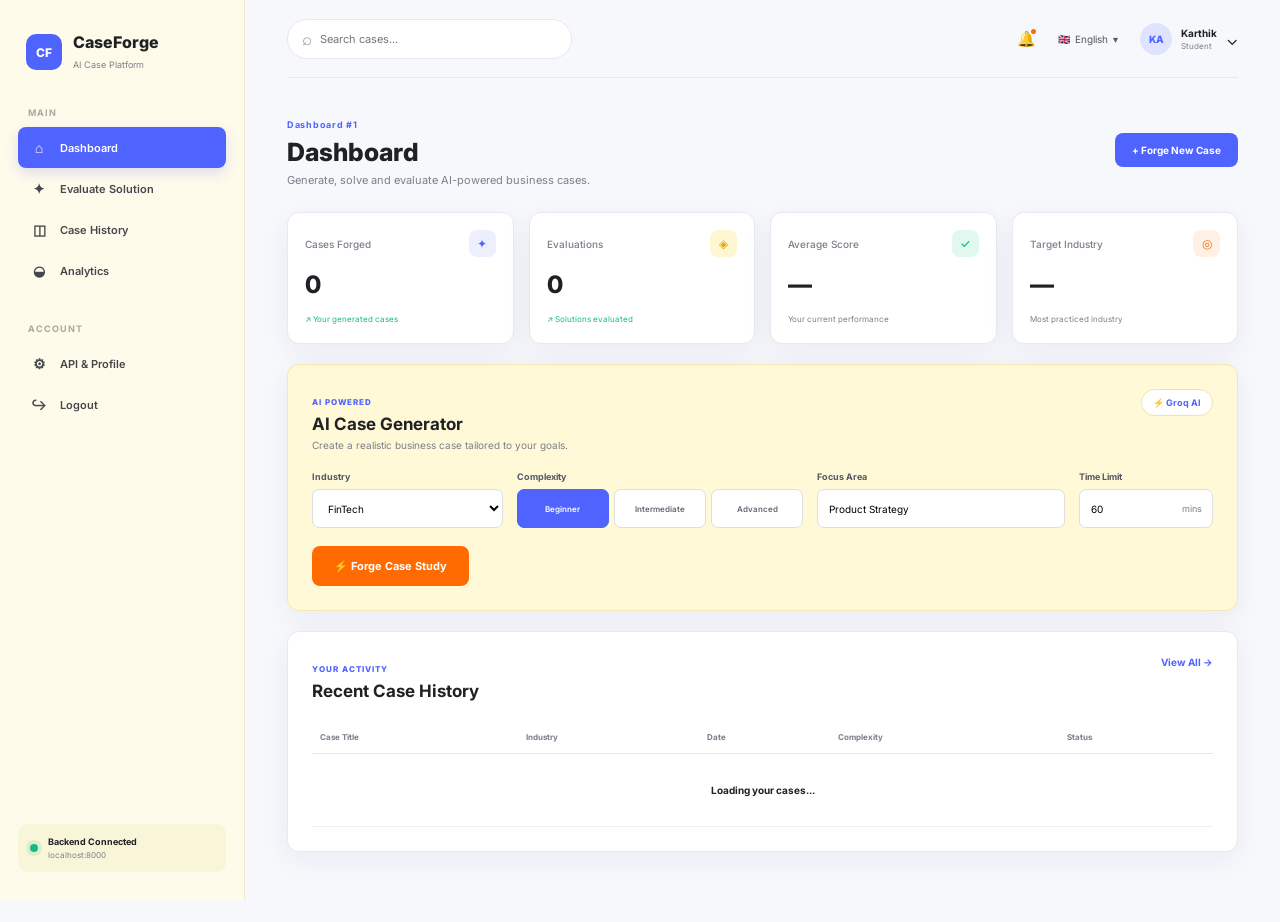
<file: caseforge_ui/index.html>
<!DOCTYPE html>
<html lang="en">
<head>
    <meta charset="UTF-8">
    <meta name="viewport" content="width=device-width, initial-scale=1.0">

    <title>CaseForge — AI Case Study Generator</title>

    <link rel="stylesheet" href="style.css">

    <link rel="preconnect" href="https://fonts.googleapis.com">
    <link rel="preconnect" href="https://fonts.gstatic.com" crossorigin>
    <link
        href="https://fonts.googleapis.com/css2?family=Inter:wght@400;500;600;700;800&display=swap"
        rel="stylesheet"
    >
</head>

<body>

<div class="app">

    <!-- ================= SIDEBAR ================= -->

    <aside class="sidebar">

        <div class="brand">
            <div class="brand-mark">CF</div>
            <div>
                <h2>CaseForge</h2>
                <span>AI Case Platform</span>
            </div>
        </div>

        <nav class="sidebar-nav">

            <p class="nav-label">MAIN</p>

            <button class="nav-item active" data-page="dashboard">
                <span class="nav-icon">⌂</span>
                <span>Dashboard</span>
            </button>

            <button class="nav-item" data-page="evaluate">
                <span class="nav-icon">✦</span>
                <span>Evaluate Solution</span>
            </button>

            <button class="nav-item" data-page="history">
                <span class="nav-icon">◫</span>
                <span>Case History</span>
            </button>

            <button class="nav-item" data-page="analytics">
                <span class="nav-icon">◒</span>
                <span>Analytics</span>
            </button>

            <p class="nav-label secondary-label">ACCOUNT</p>

            <button class="nav-item">
                <span class="nav-icon">⚙</span>
                <span>API & Profile</span>
            </button>

            <button class="nav-item" id="logoutBtn">
                <span class="nav-icon">↪</span>
                <span>Logout</span>
            </button>

        </nav>

        <div class="sidebar-footer">
            <div class="status-dot"></div>
            <div>
                <strong>Backend Connected</strong>
                <small>localhost:8000</small>
            </div>
        </div>

    </aside>


    <!-- ================= MAIN ================= -->

    <main class="main">

        <!-- TOP HEADER -->

        <header class="topbar">

            <div class="search-box">
                <span>⌕</span>
                <input
                    type="text"
                    id="searchInput"
                    placeholder="Search cases..."
                >
            </div>

            <div class="topbar-right">

                <button class="icon-button">
                    🔔
                    <span class="notification-dot"></span>
                </button>

                <div class="language">
                    🇬🇧
                    <span>English</span>
                    ▾
                </div>

                <div class="profile">
                    <div class="avatar">KA</div>

                    <div class="profile-info">
                        <strong>Karthik</strong>
                        <small>Student</small>
                    </div>

                    <span>⌄</span>
                </div>

            </div>

        </header>


        <!-- ================= DASHBOARD PAGE ================= -->

        <section id="dashboardPage" class="page active-page">

            <div class="page-heading">

                <div>
                    <span class="eyebrow">Dashboard #1</span>
                    <h1>Dashboard</h1>
                    <p>
                        Generate, solve and evaluate AI-powered business cases.
                    </p>
                </div>

                <button class="primary-button" id="quickForgeBtn">
                    + Forge New Case
                </button>

            </div>


            <!-- METRICS -->

            <div class="metrics-grid">

                <div class="metric-card">

                    <div class="metric-top">
                        <span>Cases Forged</span>
                        <div class="metric-icon purple">✦</div>
                    </div>

                    <h2 id="casesForged">0</h2>

                    <span class="metric-change positive">
                        ↗ Your generated cases
                    </span>

                </div>


                <div class="metric-card">

                    <div class="metric-top">
                        <span>Evaluations</span>
                        <div class="metric-icon yellow">◈</div>
                    </div>

                    <h2 id="evaluationsCount">0</h2>

                    <span class="metric-change positive">
                        ↗ Solutions evaluated
                    </span>

                </div>


                <div class="metric-card">

                    <div class="metric-top">
                        <span>Average Score</span>
                        <div class="metric-icon green">✓</div>
                    </div>

                    <h2 id="averageScore">—</h2>

                    <span class="metric-change">
                        Your current performance
                    </span>

                </div>


                <div class="metric-card">

                    <div class="metric-top">
                        <span>Target Industry</span>
                        <div class="metric-icon orange">◎</div>
                    </div>

                    <h2 id="targetIndustry">—</h2>

                    <span class="metric-change">
                        Most practiced industry
                    </span>

                </div>

            </div>


            <!-- CASE GENERATOR -->

            <div class="content-card generator-card">

                <div class="card-heading">

                    <div>
                        <span class="card-eyebrow">AI POWERED</span>
                        <h2>AI Case Generator</h2>
                        <p>
                            Create a realistic business case tailored to your goals.
                        </p>
                    </div>

                    <div class="ai-badge">
                        ⚡ Groq AI
                    </div>

                </div>


                <div class="generator-form">

                    <div class="form-group">

                        <label for="industry">Industry</label>

                        <select id="industry">
                            <option value="FinTech">FinTech</option>
                            <option value="Healthcare">Healthcare</option>
                            <option value="E-commerce">E-commerce</option>
                            <option value="SaaS">SaaS</option>
                        </select>

                    </div>


                    <div class="form-group">

                        <label>Complexity</label>

                        <div class="difficulty-buttons">

                            <button
                                class="difficulty active"
                                data-value="beginner"
                            >
                                Beginner
                            </button>

                            <button
                                class="difficulty"
                                data-value="intermediate"
                            >
                                Intermediate
                            </button>

                            <button
                                class="difficulty"
                                data-value="advanced"
                            >
                                Advanced
                            </button>

                        </div>

                    </div>


                    <div class="form-group">

                        <label for="focusArea">Focus Area</label>

                        <input
                            type="text"
                            id="focusArea"
                            value="Product Strategy"
                            placeholder="e.g. Product Strategy"
                        >

                    </div>


                    <div class="form-group">

                        <label for="timeLimit">Time Limit</label>

                        <div class="number-input">

                            <input
                                type="number"
                                id="timeLimit"
                                value="60"
                                min="15"
                                step="15"
                            >

                            <span>mins</span>

                        </div>

                    </div>

                </div>


                <button class="generate-button" id="generateBtn">
                    ⚡ Forge Case Study
                </button>


                <!-- GENERATED CASE -->

                <div id="generatedCase" class="generated-case hidden">

                    <div class="case-header">

                        <div>
                            <span class="case-label">GENERATED CASE</span>
                            <h2 id="caseTitle">Case Title</h2>
                        </div>

                        <span class="case-status">
                            Generated
                        </span>

                    </div>


                    <div class="case-meta">

                        <span id="caseIndustry">FinTech</span>
                        <span>•</span>
                        <span id="caseComplexity">Beginner</span>

                    </div>


                    <div class="case-section">

                        <h3>Scenario</h3>

                        <p id="caseScenario">
                            Your generated case will appear here.
                        </p>

                    </div>


                    <div class="case-section">

                        <h3>Discussion Questions</h3>

                        <ol id="discussionQuestions"></ol>

                    </div>


                    <button
                        class="secondary-button"
                        id="solveCaseBtn"
                    >
                        Solve This Case →
                    </button>

                </div>

            </div>


            <!-- RECENT HISTORY -->

            <div class="content-card">

                <div class="section-heading">

                    <div>
                        <span class="card-eyebrow">YOUR ACTIVITY</span>
                        <h2>Recent Case History</h2>
                    </div>

                    <button
                        class="text-button"
                        data-page="history"
                    >
                        View All →
                    </button>

                </div>


                <div class="table-wrapper">

                    <table>

                        <thead>

                            <tr>
                                <th>Case Title</th>
                                <th>Industry</th>
                                <th>Date</th>
                                <th>Complexity</th>
                                <th>Status</th>
                            </tr>

                        </thead>

                        <tbody id="dashboardHistory">

                            <tr>
                                <td colspan="5" class="empty-row">
                                    Loading your cases...
                                </td>
                            </tr>

                        </tbody>

                    </table>

                </div>

            </div>

        </section>


        <!-- ================= EVALUATE PAGE ================= -->

        <section id="evaluatePage" class="page">

            <div class="page-heading">

                <div>
                    <span class="eyebrow">Dashboard #1</span>
                    <h1>Evaluate Solution</h1>
                    <p>
                        Let AI analyze your business strategy and provide feedback.
                    </p>
                </div>

            </div>


            <div class="content-card evaluation-card">

                <div class="card-heading">

                    <div>
                        <span class="card-eyebrow">AI EVALUATION</span>
                        <h2>Submit for Evaluation</h2>
                        <p>
                            Paste your long-form solution, strategy or breakdown below.
                        </p>
                    </div>

                </div>


                <div class="evaluation-fields">

                    <div class="form-group">

                        <label for="evaluationCaseId">
                            Case ID
                        </label>

                        <input
                            type="number"
                            id="evaluationCaseId"
                            value="1"
                            min="1"
                        >

                    </div>

                </div>


                <textarea
                    id="solutionInput"
                    placeholder="Paste your solution, strategy, analysis or business recommendation here..."
                ></textarea>


                <button
                    class="generate-button"
                    id="evaluateBtn"
                >
                    ⚡ Submit for Evaluation
                </button>


                <div
                    id="evaluationLoading"
                    class="loading-box hidden"
                >
                    <div class="loader"></div>
                    <span>AI is evaluating your solution...</span>
                </div>


                <!-- EVALUATION RESULTS -->

                <div
                    id="evaluationResults"
                    class="evaluation-results hidden"
                >

                    <div class="result-score">

                        <span>OVERALL SCORE</span>

                        <strong id="overallScore">
                            —
                        </strong>

                        <small>/ 10</small>

                    </div>


                    <div class="score-grid">

                        <div>
                            <span>Problem Understanding</span>
                            <strong id="problemScore">—</strong>
                        </div>

                        <div>
                            <span>Analytical Rigor</span>
                            <strong id="analyticalScore">—</strong>
                        </div>

                        <div>
                            <span>Business Acumen</span>
                            <strong id="businessScore">—</strong>
                        </div>

                        <div>
                            <span>Communication</span>
                            <strong id="communicationScore">—</strong>
                        </div>

                        <div>
                            <span>Feasibility</span>
                            <strong id="feasibilityScore">—</strong>
                        </div>

                    </div>


                    <div class="feedback-grid">

                        <div class="feedback-box strengths">

                            <h3>✓ Strengths</h3>

                            <ul id="strengthsList"></ul>

                        </div>


                        <div class="feedback-box weaknesses">

                            <h3>⚠ Areas to Improve</h3>

                            <ul id="weaknessesList"></ul>

                        </div>


                        <div class="feedback-box suggestions">

                            <h3>💡 Suggestions</h3>

                            <ul id="suggestionsList"></ul>

                        </div>

                    </div>

                </div>

            </div>

        </section>


        <!-- ================= HISTORY PAGE ================= -->

        <section id="historyPage" class="page">

            <div class="page-heading">

                <div>
                    <span class="eyebrow">Dashboard #1</span>
                    <h1>Case History</h1>
                    <p>
                        Review the business cases you've generated.
                    </p>
                </div>

                <button class="primary-button" id="refreshHistoryBtn">
                    ↻ Refresh
                </button>

            </div>


            <div class="content-card">

                <div class="section-heading">

                    <div>
                        <span class="card-eyebrow">ALL CASES</span>
                        <h2>Your Case History</h2>
                    </div>

                </div>


                <div class="table-wrapper">

                    <table>

                        <thead>

                            <tr>
                                <th>Case ID</th>
                                <th>Case Title</th>
                                <th>Industry</th>
                                <th>Complexity</th>
                                <th>Created</th>
                            </tr>

                        </thead>

                        <tbody id="historyTableBody">

                            <tr>
                                <td colspan="5" class="empty-row">
                                    Loading cases...
                                </td>
                            </tr>

                        </tbody>

                    </table>

                </div>

            </div>

        </section>


        <!-- ================= ANALYTICS PAGE ================= -->

        <section id="analyticsPage" class="page">

            <div class="page-heading">

                <div>
                    <span class="eyebrow">Dashboard #1</span>
                    <h1>Analytics</h1>
                    <p>
                        Track your case-solving progress.
                    </p>
                </div>

            </div>


            <div class="content-card analytics-placeholder">

                <div class="analytics-icon">
                    ◒
                </div>

                <h2>Analytics Dashboard</h2>

                <p>
                    Your analytics will appear here as you generate and
                    evaluate more cases.
                </p>

                <div class="analytics-stats">

                    <div>
                        <strong id="analyticsCases">0</strong>
                        <span>Cases</span>
                    </div>

                    <div>
                        <strong id="analyticsEvaluations">0</strong>
                        <span>Evaluations</span>
                    </div>

                    <div>
                        <strong id="analyticsAverage">—</strong>
                        <span>Average Score</span>
                    </div>

                </div>

            </div>

        </section>

    </main>

</div>


<!-- TOAST -->

<div id="toast" class="toast hidden"></div>


<script src="app.js"></script>

</body>
</html>
</file>
<file: caseforge_ui/style.css>
/* =========================================================
   CASEFORGE
   Figma-inspired dashboard
========================================================= */

* {
    margin: 0;
    padding: 0;
    box-sizing: border-box;
}

:root {
    --background: #f7f8fc;
    --sidebar: #fffbea;
    --card: #ffffff;
    --yellow-card: #fff9d8;

    --primary: #4f63ff;
    --primary-dark: #3f51db;

    --orange: #ff6b00;
    --green: #18b887;
    --red: #ef5350;

    --text: #202124;
    --muted: #7b7f8a;
    --border: #e8e9ef;

    --shadow: 0 8px 30px rgba(35, 40, 70, 0.06);
}

html {
    scroll-behavior: smooth;
}

body {
    font-family: "Inter", sans-serif;
    background: var(--background);
    color: var(--text);
}

button,
input,
select,
textarea {
    font-family: inherit;
}

button {
    cursor: pointer;
}

.hidden {
    display: none !important;
}


/* =========================================================
   APP
========================================================= */

.app {
    min-height: 100vh;
    display: flex;
}


/* =========================================================
   SIDEBAR
========================================================= */

.sidebar {
    width: 245px;
    min-height: 100vh;
    background: var(--sidebar);
    border-right: 1px solid #eeeacb;

    display: flex;
    flex-direction: column;

    padding: 28px 18px;

    position: fixed;
    left: 0;
    top: 0;
    bottom: 0;
    z-index: 20;
}


/* BRAND */

.brand {
    display: flex;
    align-items: center;
    gap: 11px;

    padding: 4px 8px 35px;
}

.brand-mark {
    width: 36px;
    height: 36px;

    display: flex;
    align-items: center;
    justify-content: center;

    border-radius: 10px;

    background: var(--primary);
    color: white;

    font-size: 12px;
    font-weight: 800;
}

.brand h2 {
    font-size: 16px;
    font-weight: 800;
}

.brand span {
    font-size: 9px;
    color: var(--muted);
}


/* NAV */

.sidebar-nav {
    display: flex;
    flex-direction: column;
}

.nav-label {
    padding: 0 10px;
    margin: 0 0 9px;

    color: #aaa9a0;

    font-size: 9px;
    font-weight: 700;
    letter-spacing: 0.12em;
}

.secondary-label {
    margin-top: 32px;
}

.nav-item {
    width: 100%;

    display: flex;
    align-items: center;

    gap: 12px;

    border: none;
    background: transparent;

    padding: 12px 12px;

    border-radius: 8px;

    color: #46474d;

    font-size: 11px;
    font-weight: 600;

    text-align: left;

    transition: 0.2s ease;
}

.nav-item:hover {
    background: rgba(79, 99, 255, 0.08);
}

.nav-item.active {
    background: var(--primary);
    color: white;

    box-shadow: 0 5px 14px rgba(79, 99, 255, 0.2);
}

.nav-icon {
    width: 18px;
    text-align: center;
    font-size: 14px;
}


/* SIDEBAR FOOTER */

.sidebar-footer {
    margin-top: auto;

    display: flex;
    align-items: center;
    gap: 10px;

    background: #f8f5d9;

    border-radius: 10px;

    padding: 12px;
}

.sidebar-footer strong {
    display: block;
    font-size: 9px;
}

.sidebar-footer small {
    display: block;
    margin-top: 3px;
    font-size: 8px;
    color: var(--muted);
}

.status-dot {
    width: 8px;
    height: 8px;

    background: var(--green);

    border-radius: 50%;

    box-shadow: 0 0 0 4px rgba(24, 184, 135, 0.12);
}


/* =========================================================
   MAIN
========================================================= */

.main {
    width: calc(100% - 245px);
    margin-left: 245px;

    min-height: 100vh;

    padding: 0 42px 50px;
}


/* =========================================================
   TOPBAR
========================================================= */

.topbar {
    height: 78px;

    display: flex;
    align-items: center;
    justify-content: space-between;

    border-bottom: 1px solid var(--border);
}

.search-box {
    width: 285px;

    display: flex;
    align-items: center;

    gap: 8px;

    padding: 9px 14px;

    background: white;

    border: 1px solid var(--border);

    border-radius: 20px;
}

.search-box span {
    color: #9699a3;
    font-size: 17px;
}

.search-box input {
    width: 100%;

    border: none;
    outline: none;

    font-size: 11px;
}

.topbar-right {
    display: flex;
    align-items: center;
    gap: 22px;
}

.icon-button {
    position: relative;

    border: none;
    background: transparent;

    font-size: 15px;
}

.notification-dot {
    position: absolute;

    width: 5px;
    height: 5px;

    background: var(--orange);

    border-radius: 50%;

    top: 0;
    right: 0;
}

.language {
    display: flex;
    align-items: center;
    gap: 5px;

    font-size: 10px;
    color: #555862;
}

.profile {
    display: flex;
    align-items: center;
    gap: 9px;
}

.avatar {
    width: 32px;
    height: 32px;

    border-radius: 50%;

    display: flex;
    align-items: center;
    justify-content: center;

    background: #dfe3ff;

    color: var(--primary);

    font-size: 10px;
    font-weight: 800;
}

.profile-info strong {
    display: block;
    font-size: 10px;
}

.profile-info small {
    display: block;
    margin-top: 2px;

    font-size: 8px;
    color: var(--muted);
}


/* =========================================================
   PAGES
========================================================= */

.page {
    display: none;

    padding-top: 34px;
}

.active-page {
    display: block;
}

.page-heading {
    display: flex;
    align-items: center;
    justify-content: space-between;

    margin-bottom: 25px;
}

.eyebrow {
    color: var(--primary);

    font-size: 9px;
    font-weight: 700;
    letter-spacing: 0.08em;
}

.page-heading h1 {
    margin-top: 5px;

    font-size: 25px;
    font-weight: 800;
}

.page-heading p {
    margin-top: 6px;

    color: var(--muted);

    font-size: 11px;
}


/* =========================================================
   BUTTONS
========================================================= */

.primary-button,
.generate-button,
.secondary-button {
    border: none;

    border-radius: 8px;

    font-weight: 700;

    transition: 0.2s ease;
}

.primary-button {
    padding: 11px 17px;

    background: var(--primary);
    color: white;

    font-size: 10px;
}

.primary-button:hover {
    background: var(--primary-dark);
    transform: translateY(-1px);
}

.generate-button {
    padding: 13px 22px;

    background: var(--orange);
    color: white;

    font-size: 11px;
}

.generate-button:hover {
    background: #e85e00;
    transform: translateY(-1px);
}

.generate-button:disabled {
    opacity: 0.65;
    cursor: not-allowed;
    transform: none;
}

.secondary-button {
    padding: 10px 16px;

    background: #eef0ff;
    color: var(--primary);

    font-size: 10px;
}

.text-button {
    border: none;
    background: transparent;

    color: var(--primary);

    font-size: 10px;
    font-weight: 700;
}


/* =========================================================
   METRICS
========================================================= */

.metrics-grid {
    display: grid;

    grid-template-columns: repeat(4, 1fr);

    gap: 15px;

    margin-bottom: 20px;
}

.metric-card {
    background: white;

    border: 1px solid var(--border);

    border-radius: 12px;

    padding: 17px;

    box-shadow: var(--shadow);
}

.metric-top {
    display: flex;
    align-items: center;
    justify-content: space-between;

    color: var(--muted);

    font-size: 10px;
    font-weight: 500;
}

.metric-icon {
    width: 27px;
    height: 27px;

    display: flex;
    align-items: center;
    justify-content: center;

    border-radius: 8px;

    font-size: 12px;
}

.metric-icon.purple {
    background: #edefff;
    color: var(--primary);
}

.metric-icon.yellow {
    background: #fff6d2;
    color: #e7a700;
}

.metric-icon.green {
    background: #e1f8ef;
    color: var(--green);
}

.metric-icon.orange {
    background: #fff0e6;
    color: var(--orange);
}

.metric-card h2 {
    margin: 13px 0 7px;

    font-size: 24px;
    font-weight: 800;
}

.metric-change {
    color: var(--muted);
    font-size: 8px;
}

.metric-change.positive {
    color: var(--green);
}


/* =========================================================
   CARDS
========================================================= */

.content-card {
    background: white;

    border: 1px solid var(--border);

    border-radius: 12px;

    padding: 24px;

    margin-bottom: 20px;

    box-shadow: var(--shadow);
}

.generator-card {
    background: var(--yellow-card);
    border-color: #f1e9b7;
}

.card-heading,
.section-heading {
    display: flex;
    align-items: flex-start;
    justify-content: space-between;

    margin-bottom: 20px;
}

.card-eyebrow {
    color: var(--primary);

    font-size: 8px;
    font-weight: 800;

    letter-spacing: 0.12em;
}

.card-heading h2,
.section-heading h2 {
    margin-top: 5px;

    font-size: 17px;
}

.card-heading p {
    margin-top: 5px;

    color: var(--muted);

    font-size: 10px;
}

.ai-badge {
    background: white;

    border: 1px solid #ebe4b6;

    border-radius: 20px;

    padding: 7px 11px;

    color: var(--primary);

    font-size: 9px;
    font-weight: 700;
}


/* =========================================================
   GENERATOR FORM
========================================================= */

.generator-form {
    display: grid;

    grid-template-columns: 1fr 1.5fr 1.3fr 0.7fr;

    gap: 14px;

    margin-bottom: 18px;
}

.form-group label {
    display: block;

    margin-bottom: 7px;

    font-size: 9px;
    font-weight: 700;

    color: #555862;
}

.form-group input,
.form-group select,
.number-input {
    width: 100%;

    height: 39px;

    border: 1px solid #dedede;

    border-radius: 7px;

    background: white;

    outline: none;

    font-size: 10px;
}

.form-group input,
.form-group select {
    padding: 0 11px;
}

.form-group input:focus,
.form-group select:focus,
textarea:focus {
    border-color: var(--primary);

    box-shadow: 0 0 0 3px rgba(79, 99, 255, 0.08);
}

.difficulty-buttons {
    display: flex;
    gap: 5px;
}

.difficulty {
    flex: 1;

    height: 39px;

    border: 1px solid #dedede;

    background: white;

    border-radius: 7px;

    font-size: 8px;
    font-weight: 600;

    color: #656873;
}

.difficulty.active {
    background: var(--primary);
    color: white;
    border-color: var(--primary);
}

.number-input {
    display: flex;
    align-items: center;
    padding-right: 10px;
}

.number-input input {
    border: none;
    height: 100%;
}

.number-input span {
    color: var(--muted);
    font-size: 9px;
}


/* =========================================================
   GENERATED CASE
========================================================= */

.generated-case {
    margin-top: 22px;

    background: white;

    border: 1px solid #e6e6e6;

    border-radius: 10px;

    padding: 20px;
}

.case-header {
    display: flex;
    justify-content: space-between;
    align-items: flex-start;
}

.case-label {
    font-size: 8px;
    font-weight: 800;
    color: var(--primary);
}

.case-header h2 {
    margin-top: 5px;
    font-size: 19px;
}

.case-status {
    background: #e2f8ef;
    color: var(--green);

    padding: 6px 10px;

    border-radius: 15px;

    font-size: 8px;
    font-weight: 700;
}

.case-meta {
    display: flex;
    gap: 8px;

    margin-top: 8px;

    color: var(--muted);

    font-size: 9px;
}

.case-section {
    margin-top: 18px;
}

.case-section h3 {
    font-size: 11px;
    margin-bottom: 7px;
}

.case-section p,
.case-section li {
    color: #666a74;
    font-size: 10px;
    line-height: 1.7;
}

.case-section ol {
    padding-left: 20px;
}


/* =========================================================
   TABLE
========================================================= */

.table-wrapper {
    width: 100%;
    overflow-x: auto;
}

table {
    width: 100%;

    border-collapse: collapse;

    font-size: 10px;
}

th {
    padding: 11px 8px;

    text-align: left;

    color: var(--muted);

    font-size: 8px;
    font-weight: 700;

    border-bottom: 1px solid var(--border);
}

td {
    padding: 14px 8px;

    border-bottom: 1px solid #f0f0f3;

    color: #44474f;

    font-weight: 500;
}

td:first-child {
    font-weight: 700;
    color: var(--text);
}

.status-badge {
    display: inline-block;

    padding: 5px 9px;

    background: #e1f8ef;

    color: var(--green);

    border-radius: 15px;

    font-size: 8px;
    font-weight: 700;
}

.empty-row {
    text-align: center;

    padding: 30px;

    color: var(--muted);
}


/* =========================================================
   EVALUATION
========================================================= */

.evaluation-card {
    background: var(--yellow-card);
    border-color: #f1e9b7;
}

.evaluation-fields {
    max-width: 200px;
    margin-bottom: 14px;
}

#solutionInput {
    width: 100%;

    min-height: 180px;

    resize: vertical;

    padding: 15px;

    border-radius: 9px;

    border: 1px solid #ddd;

    background: white;

    outline: none;

    font-size: 11px;

    line-height: 1.6;

    margin-bottom: 15px;
}

.loading-box {
    margin-top: 15px;

    display: flex;
    align-items: center;

    gap: 10px;

    padding: 12px;

    background: white;

    border-radius: 8px;

    font-size: 10px;
}

.loader {
    width: 15px;
    height: 15px;

    border: 2px solid #ddd;
    border-top-color: var(--primary);

    border-radius: 50%;

    animation: spin 0.8s linear infinite;
}

@keyframes spin {
    to {
        transform: rotate(360deg);
    }
}

.evaluation-results {
    margin-top: 25px;

    background: white;

    border-radius: 10px;

    padding: 20px;

    border: 1px solid #e5e5e5;
}

.result-score {
    display: flex;
    align-items: baseline;
    gap: 8px;

    padding-bottom: 20px;

    border-bottom: 1px solid var(--border);
}

.result-score span {
    font-size: 8px;
    font-weight: 800;
    color: var(--muted);
}

.result-score strong {
    margin-left: auto;

    color: var(--primary);

    font-size: 35px;
}

.result-score small {
    color: var(--muted);
}

.score-grid {
    display: grid;

    grid-template-columns: repeat(5, 1fr);

    gap: 10px;

    margin-top: 20px;
}

.score-grid div {
    padding: 13px;

    background: #f7f8fc;

    border-radius: 8px;

    text-align: center;
}

.score-grid span {
    display: block;

    font-size: 8px;
    color: var(--muted);

    line-height: 1.4;
}

.score-grid strong {
    display: block;

    margin-top: 7px;

    font-size: 17px;

    color: var(--primary);
}

.feedback-grid {
    display: grid;

    grid-template-columns: repeat(3, 1fr);

    gap: 12px;

    margin-top: 20px;
}

.feedback-box {
    padding: 15px;

    border-radius: 8px;

    background: #f8f8fb;
}

.feedback-box h3 {
    font-size: 11px;

    margin-bottom: 10px;
}

.feedback-box ul {
    padding-left: 17px;
}

.feedback-box li {
    font-size: 9px;

    line-height: 1.6;

    margin-bottom: 5px;

    color: #666a74;
}

.feedback-box.strengths {
    background: #eefaf5;
}

.feedback-box.weaknesses {
    background: #fff4f2;
}

.feedback-box.suggestions {
    background: #f1f3ff;
}


/* =========================================================
   ANALYTICS
========================================================= */

.analytics-placeholder {
    min-height: 350px;

    display: flex;
    flex-direction: column;
    align-items: center;
    justify-content: center;

    text-align: center;
}

.analytics-icon {
    width: 55px;
    height: 55px;

    display: flex;
    align-items: center;
    justify-content: center;

    background: #eef0ff;

    color: var(--primary);

    border-radius: 15px;

    font-size: 25px;

    margin-bottom: 15px;
}

.analytics-placeholder h2 {
    font-size: 18px;
}

.analytics-placeholder p {
    max-width: 400px;

    margin-top: 8px;

    color: var(--muted);

    font-size: 10px;

    line-height: 1.6;
}

.analytics-stats {
    display: flex;

    gap: 15px;

    margin-top: 25px;
}

.analytics-stats div {
    min-width: 110px;

    padding: 15px;

    background: #f7f8fc;

    border-radius: 8px;
}

.analytics-stats strong {
    display: block;

    color: var(--primary);

    font-size: 20px;
}

.analytics-stats span {
    display: block;

    margin-top: 4px;

    color: var(--muted);

    font-size: 8px;
}


/* =========================================================
   TOAST
========================================================= */

.toast {
    position: fixed;

    right: 25px;
    bottom: 25px;

    z-index: 100;

    padding: 13px 17px;

    border-radius: 8px;

    background: #222;

    color: white;

    font-size: 10px;

    box-shadow: 0 8px 25px rgba(0,0,0,0.15);

    animation: toastIn 0.25s ease;
}

@keyframes toastIn {
    from {
        opacity: 0;
        transform: translateY(10px);
    }

    to {
        opacity: 1;
        transform: translateY(0);
    }
}


/* =========================================================
   RESPONSIVE
========================================================= */

@media (max-width: 1100px) {

    .generator-form {
        grid-template-columns: repeat(2, 1fr);
    }

    .metrics-grid {
        grid-template-columns: repeat(2, 1fr);
    }

    .score-grid {
        grid-template-columns: repeat(3, 1fr);
    }

}

@media (max-width: 800px) {

    .sidebar {
        width: 70px;
        padding: 20px 10px;
    }

    .brand > div:last-child,
    .nav-item span:last-child,
    .nav-label,
    .sidebar-footer div:last-child {
        display: none;
    }

    .brand {
        justify-content: center;
    }

    .nav-item {
        justify-content: center;
    }

    .sidebar-footer {
        justify-content: center;
    }

    .main {
        width: calc(100% - 70px);
        margin-left: 70px;

        padding: 0 20px 40px;
    }

    .topbar-right .language,
    .profile-info {
        display: none;
    }

    .generator-form {
        grid-template-columns: 1fr;
    }

    .feedback-grid {
        grid-template-columns: 1fr;
    }

}

@media (max-width: 550px) {

    .metrics-grid {
        grid-template-columns: 1fr;
    }

    .page-heading {
        align-items: flex-start;
        gap: 15px;
        flex-direction: column;
    }

    .search-box {
        width: 180px;
    }

    .topbar {
        gap: 10px;
    }

    .score-grid {
        grid-template-columns: 1fr 1fr;
    }

}
</file>
